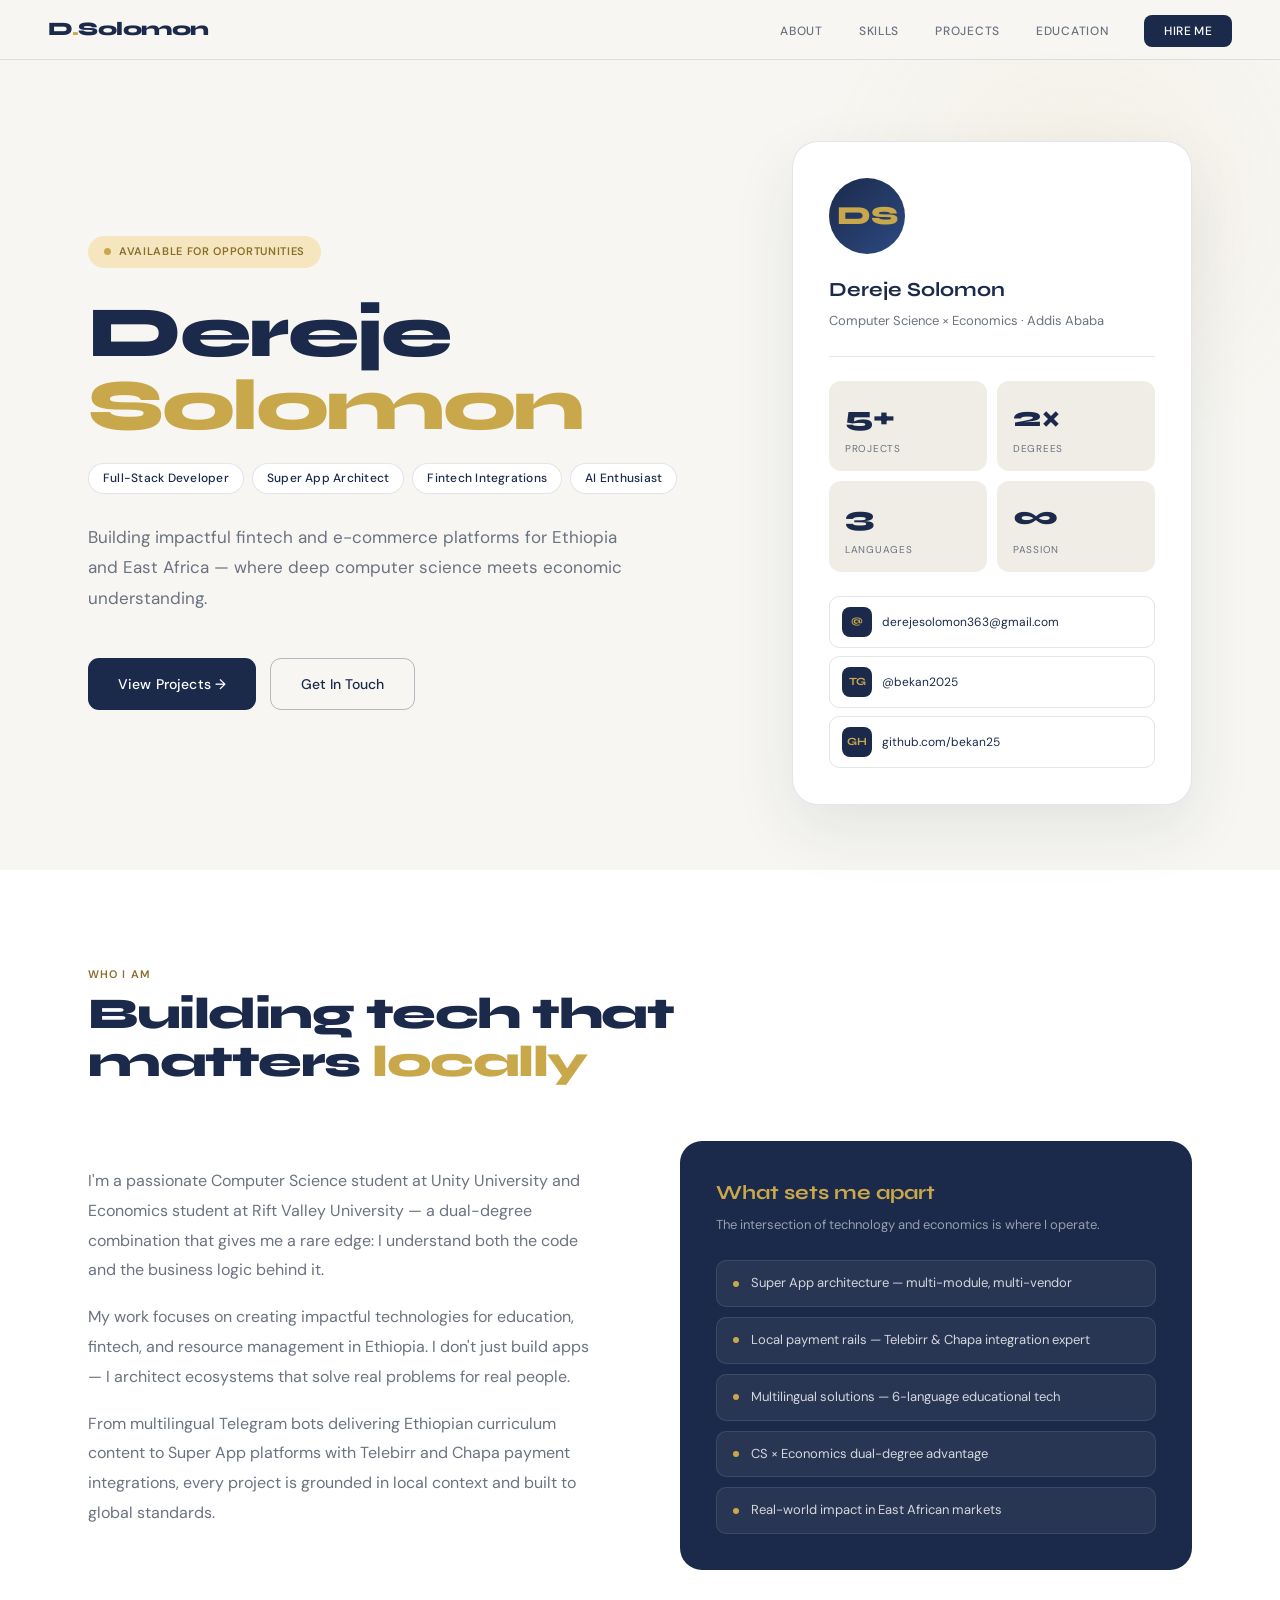
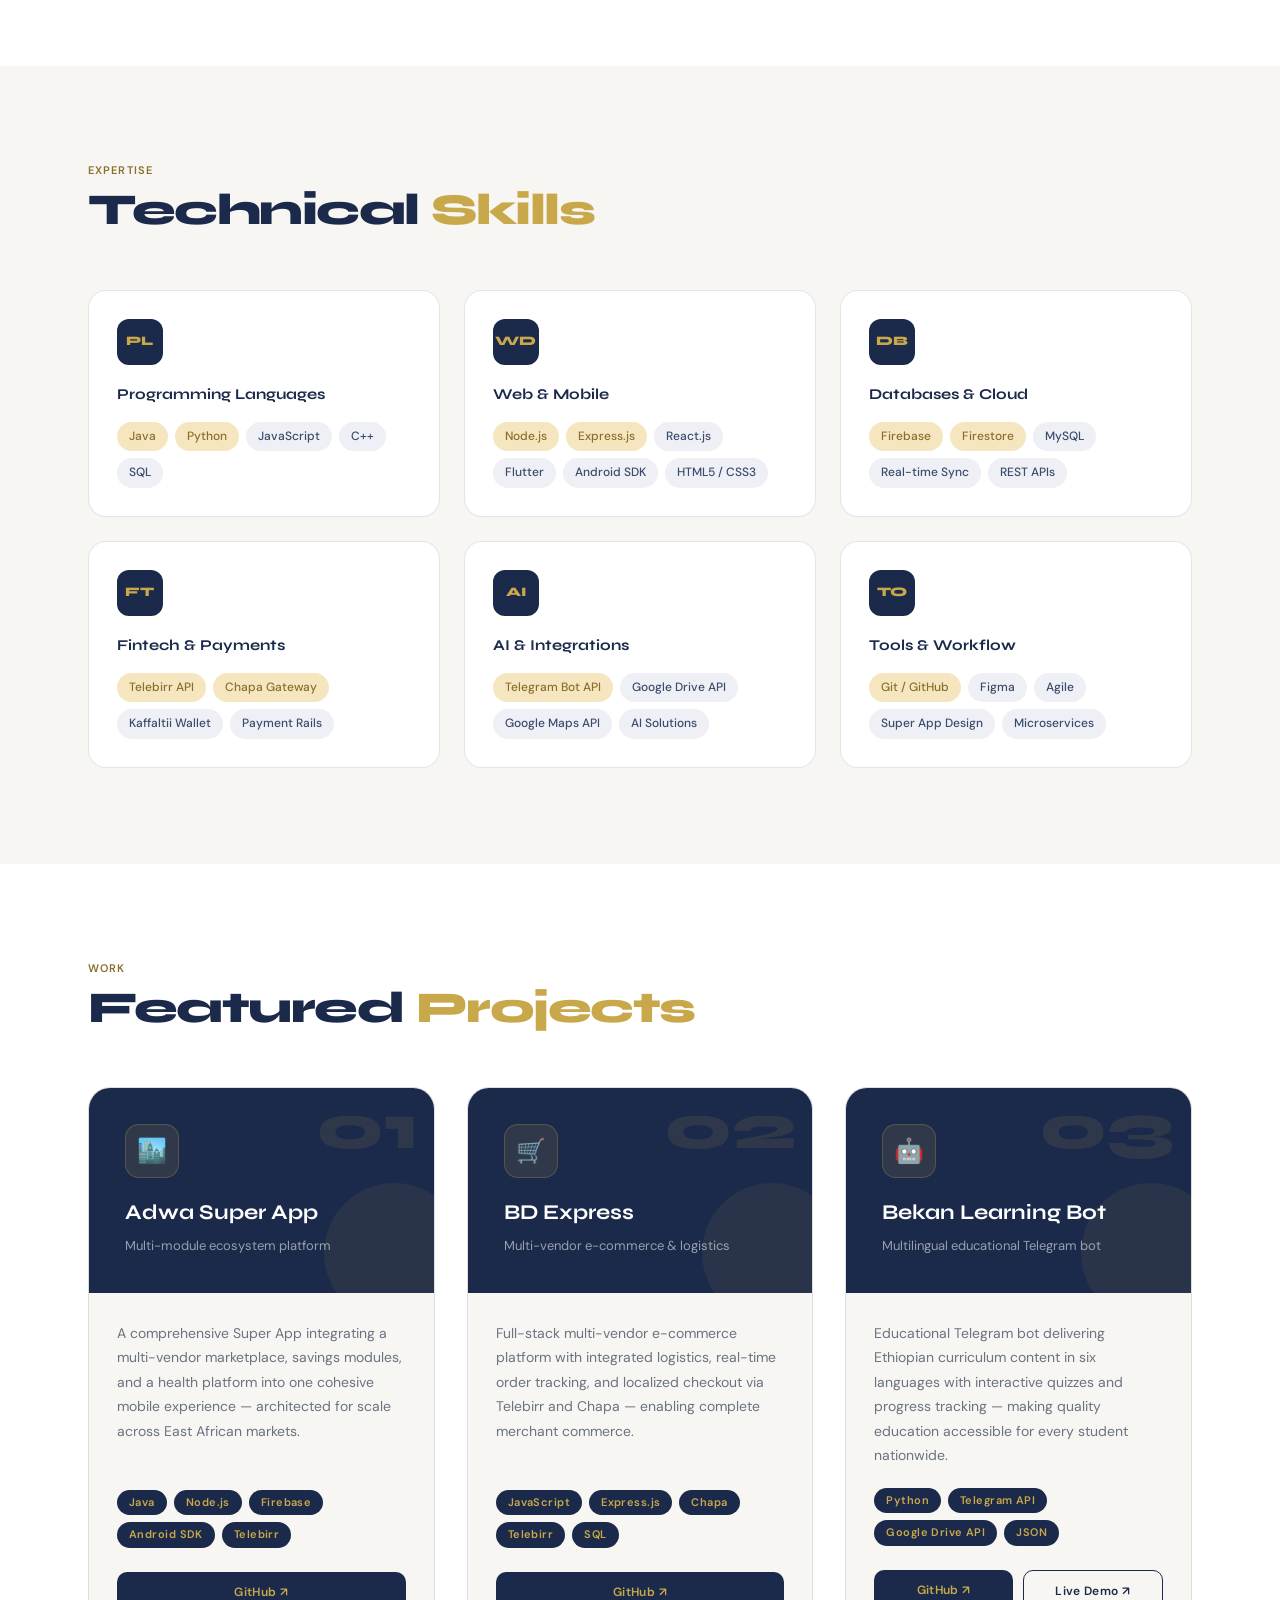
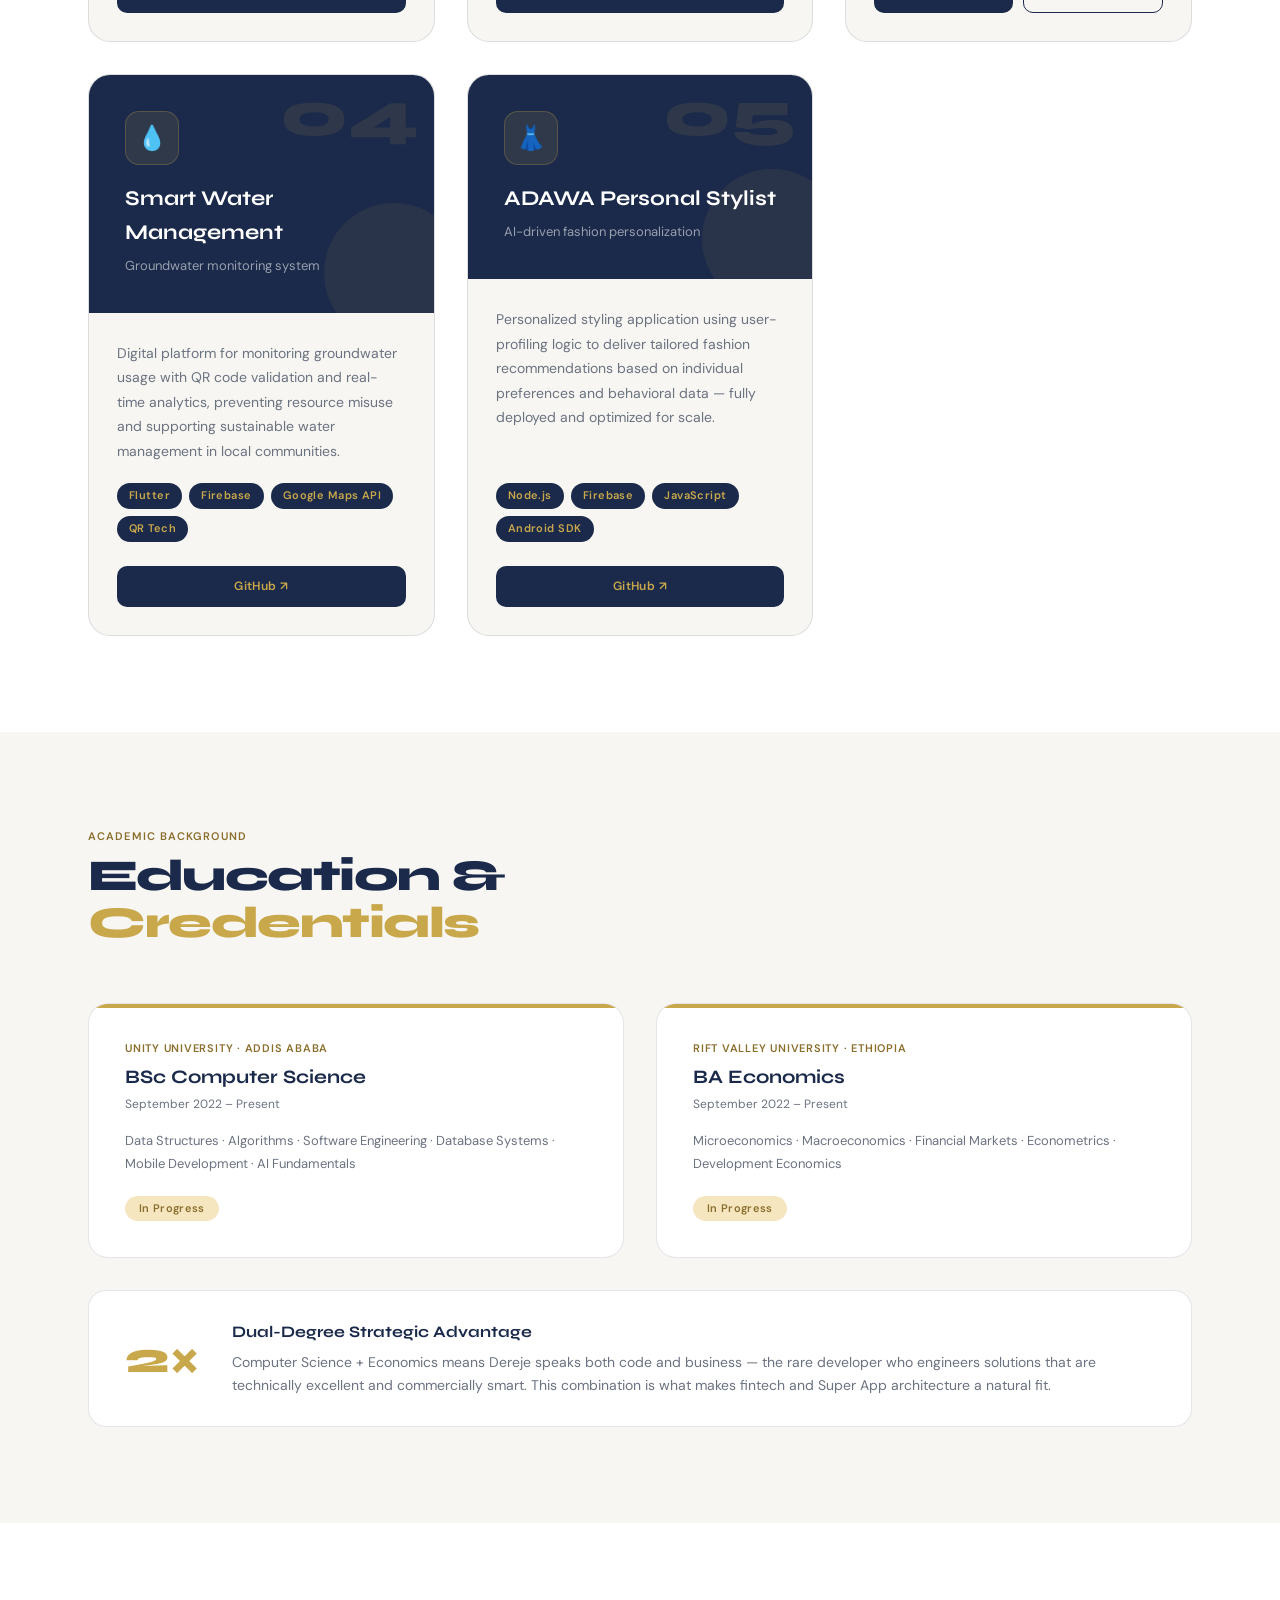
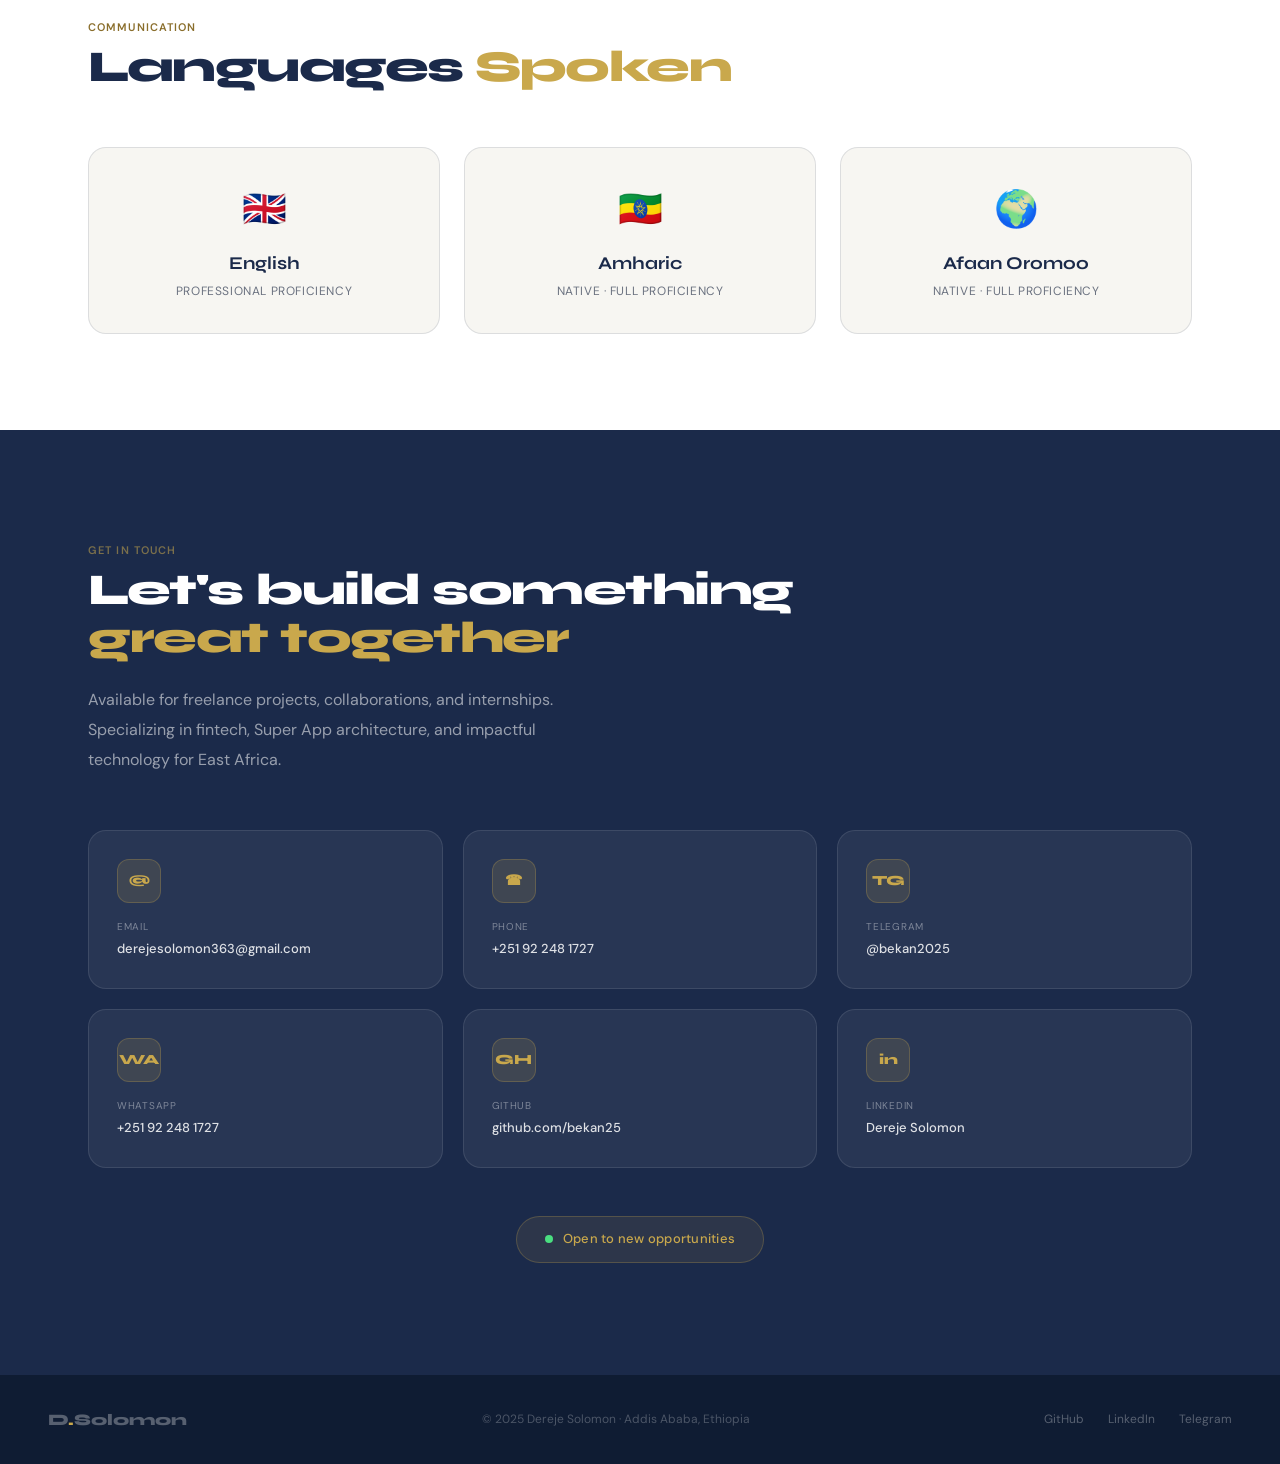
<file: index.html.html>
<!DOCTYPE html>
<html lang="en">
<head>
<meta charset="UTF-8">
<meta name="viewport" content="width=device-width, initial-scale=1.0">
<meta name="description" content="Dereje Solomon — Full-Stack Developer & Super App Architect based in Addis Ababa, Ethiopia. Fintech, e-commerce, and educational technology.">
<meta name="keywords" content="Dereje Solomon, Full-Stack Developer, Ethiopia, Fintech, Super App, Telebirr, Chapa, Android, Node.js, Firebase">
<meta property="og:title" content="Dereje Solomon — Full-Stack Developer">
<meta property="og:description" content="Super App Architect & Fintech Developer based in Addis Ababa, Ethiopia.">
<meta property="og:type" content="website">
<title>Dereje Solomon — Full-Stack Developer & Super App Architect</title>
<link rel="preconnect" href="https://fonts.googleapis.com">
<link rel="preconnect" href="https://fonts.gstatic.com" crossorigin>
<link href="https://fonts.googleapis.com/css2?family=Syne:wght@400;600;700;800&family=DM+Sans:ital,wght@0,300;0,400;0,500;1,400&display=swap" rel="stylesheet">
<style>
  *, *::before, *::after { box-sizing: border-box; margin: 0; padding: 0; }

  :root {
    --navy: #1B2A4A;
    --navy-deep: #0f1c33;
    --navy-mid: #253660;
    --gold: #C9A84C;
    --gold-light: #F5E6C0;
    --gold-dim: #8a6e2c;
    --bg: #F7F6F2;
    --surface: #FFFFFF;
    --surface2: #F0EDE6;
    --text: #1B2A4A;
    --muted: #6B7280;
    --border: rgba(27,42,74,0.12);
    --tag-bg: #EEF0F5;
    --tag-text: #3A4B6B;
  }

  html { scroll-behavior: smooth; }

  body {
    font-family: 'DM Sans', sans-serif;
    background: var(--bg);
    color: var(--text);
    line-height: 1.6;
    overflow-x: hidden;
  }

  /* ── SCROLLBAR ── */
  ::-webkit-scrollbar { width: 6px; }
  ::-webkit-scrollbar-track { background: var(--bg); }
  ::-webkit-scrollbar-thumb { background: var(--gold); border-radius: 3px; }

  /* ── NAV ── */
  nav {
    position: sticky; top: 0; z-index: 100;
    background: rgba(247,246,242,0.92);
    backdrop-filter: blur(14px);
    -webkit-backdrop-filter: blur(14px);
    border-bottom: 1px solid var(--border);
    padding: 0 3rem;
    display: flex; align-items: center; justify-content: space-between;
    height: 60px;
  }
  .nav-logo {
    font-family: 'Syne', sans-serif;
    font-weight: 800; font-size: 19px;
    color: var(--navy); letter-spacing: -0.5px;
    text-decoration: none;
  }
  .nav-logo span { color: var(--gold); }
  .nav-links { display: flex; gap: 2.25rem; list-style: none; }
  .nav-links a {
    font-size: 12px; font-weight: 500;
    color: var(--muted); text-decoration: none;
    letter-spacing: 0.06em; text-transform: uppercase;
    transition: color 0.2s;
  }
  .nav-links a:hover { color: var(--navy); }
  .nav-hire {
    background: var(--navy); color: #fff !important;
    padding: 8px 20px; border-radius: 8px;
    font-size: 12px !important; font-weight: 500 !important;
    text-decoration: none; transition: background 0.2s !important;
    letter-spacing: 0.03em !important;
  }
  .nav-hire:hover { background: var(--navy-mid) !important; color: #fff !important; }
  .hamburger { display: none; flex-direction: column; gap: 5px; cursor: pointer; padding: 4px; }
  .hamburger span { display: block; width: 22px; height: 2px; background: var(--navy); border-radius: 2px; transition: all 0.3s; }

  /* ── HERO ── */
  .hero {
    min-height: 90vh;
    display: grid;
    grid-template-columns: 1fr 400px;
    gap: 5rem;
    align-items: center;
    padding: 5rem 3rem 4rem;
    max-width: 1200px;
    margin: 0 auto;
    position: relative;
  }
  .hero-glow {
    position: fixed; top: -100px; right: -100px;
    width: 600px; height: 600px; border-radius: 50%;
    background: radial-gradient(circle, rgba(201,168,76,0.07) 0%, transparent 65%);
    pointer-events: none; z-index: 0;
  }
  .hero-content { position: relative; z-index: 1; }
  .hero-badge {
    display: inline-flex; align-items: center; gap: 8px;
    background: var(--gold-light); color: var(--gold-dim);
    font-size: 11px; font-weight: 600;
    padding: 7px 16px; border-radius: 100px;
    letter-spacing: 0.06em; text-transform: uppercase;
    margin-bottom: 1.75rem;
    animation: fadeUp 0.7s ease both;
  }
  .badge-dot {
    width: 7px; height: 7px; border-radius: 50%;
    background: var(--gold); animation: pulse 2s infinite;
  }
  .hero h1 {
    font-family: 'Syne', sans-serif;
    font-size: clamp(48px, 6.5vw, 72px);
    font-weight: 800;
    line-height: 1.02;
    letter-spacing: -2.5px;
    color: var(--navy);
    animation: fadeUp 0.7s 0.1s ease both;
  }
  .hero h1 .gold { color: var(--gold); }
  .hero-roles {
    margin-top: 1.25rem;
    display: flex; flex-wrap: wrap; gap: 8px;
    animation: fadeUp 0.7s 0.15s ease both;
  }
  .role-tag {
    background: var(--surface); border: 1px solid var(--border);
    color: var(--navy); font-size: 12px; font-weight: 500;
    padding: 5px 14px; border-radius: 100px;
    letter-spacing: 0.02em;
  }
  .hero-desc {
    margin-top: 1.75rem;
    font-size: 17px; color: var(--muted);
    max-width: 560px; line-height: 1.8;
    animation: fadeUp 0.7s 0.2s ease both;
  }
  .hero-ctas {
    margin-top: 2.75rem;
    display: flex; gap: 14px; flex-wrap: wrap;
    animation: fadeUp 0.7s 0.25s ease both;
  }
  .btn-primary {
    background: var(--navy); color: #fff;
    padding: 14px 30px; border-radius: 11px;
    font-size: 14px; font-weight: 500;
    text-decoration: none; transition: all 0.2s;
    letter-spacing: 0.01em; display: inline-flex; align-items: center; gap: 8px;
  }
  .btn-primary:hover { background: var(--navy-mid); transform: translateY(-2px); box-shadow: 0 10px 30px rgba(27,42,74,0.2); }
  .btn-secondary {
    background: transparent; color: var(--navy);
    padding: 14px 30px; border-radius: 11px;
    border: 1.5px solid rgba(27,42,74,0.3);
    font-size: 14px; font-weight: 500;
    text-decoration: none; transition: all 0.2s; display: inline-flex; align-items: center; gap: 8px;
  }
  .btn-secondary:hover { border-color: var(--navy); background: var(--navy); color: #fff; transform: translateY(-2px); }

  /* ── HERO CARD ── */
  .hero-card {
    background: var(--surface);
    border: 1px solid var(--border);
    border-radius: 26px;
    padding: 2.25rem;
    position: relative; z-index: 1;
    animation: fadeUp 0.7s 0.2s ease both;
    box-shadow: 0 24px 64px rgba(27,42,74,0.09);
  }
  .avatar {
    width: 76px; height: 76px; border-radius: 50%;
    background: linear-gradient(135deg, var(--navy) 0%, #2d4a82 100%);
    display: flex; align-items: center; justify-content: center;
    font-family: 'Syne', sans-serif;
    font-size: 26px; font-weight: 800; color: var(--gold);
    margin-bottom: 1.25rem;
  }
  .hero-card h3 {
    font-family: 'Syne', sans-serif;
    font-size: 20px; font-weight: 700; color: var(--navy);
  }
  .hero-card .sub { font-size: 13px; color: var(--muted); margin-top: 5px; }
  .divider { border: none; border-top: 1px solid var(--border); margin: 1.5rem 0; }
  .stat-row { display: grid; grid-template-columns: 1fr 1fr; gap: 10px; margin-bottom: 1.5rem; }
  .stat-box {
    background: var(--surface2);
    border-radius: 12px; padding: 14px 16px;
  }
  .stat-box .num {
    font-family: 'Syne', sans-serif;
    font-size: 28px; font-weight: 800; color: var(--navy);
  }
  .stat-box .lbl { font-size: 10px; color: var(--muted); text-transform: uppercase; letter-spacing: 0.07em; margin-top: 2px; }
  .contact-links-card { display: flex; flex-direction: column; gap: 8px; }
  .contact-link-item {
    display: flex; align-items: center; gap: 10px;
    font-size: 12px; color: var(--text); text-decoration: none;
    padding: 10px 12px; border-radius: 10px;
    border: 1px solid var(--border); transition: all 0.2s;
  }
  .contact-link-item:hover { border-color: var(--gold); background: var(--gold-light); color: var(--gold-dim); }
  .c-icon {
    width: 30px; height: 30px; border-radius: 8px;
    background: var(--navy); color: var(--gold);
    display: flex; align-items: center; justify-content: center;
    font-size: 11px; font-weight: 700; flex-shrink: 0;
    font-family: 'Syne', sans-serif;
  }

  /* ── SECTIONS WRAPPER ── */
  .container { max-width: 1200px; margin: 0 auto; padding: 0 3rem; }
  section { padding: 6rem 0; }
  .section-label {
    font-size: 11px; font-weight: 600; letter-spacing: 0.1em;
    text-transform: uppercase; color: var(--gold-dim);
    margin-bottom: 0.4rem;
  }
  .section-title {
    font-family: 'Syne', sans-serif;
    font-size: clamp(30px, 4vw, 44px);
    font-weight: 800; color: var(--navy);
    letter-spacing: -1.5px; line-height: 1.08;
    margin-bottom: 3.5rem;
  }
  .section-title .gold { color: var(--gold); }

  /* ── ABOUT ── */
  #about { background: var(--surface); }
  .about-grid { display: grid; grid-template-columns: 1fr 1fr; gap: 5rem; align-items: center; }
  .about-text p { color: var(--muted); font-size: 16px; line-height: 1.85; margin-bottom: 1.1rem; }
  .highlight-box {
    background: var(--navy);
    border-radius: 22px; padding: 2.25rem;
  }
  .highlight-box h4 {
    font-family: 'Syne', sans-serif;
    font-size: 20px; font-weight: 700; color: var(--gold);
    margin-bottom: 0.4rem;
  }
  .highlight-box p { font-size: 13px; color: rgba(255,255,255,0.55); margin-bottom: 1.5rem; }
  .highlight-items { display: flex; flex-direction: column; gap: 10px; }
  .highlight-item {
    background: rgba(255,255,255,0.06);
    border: 1px solid rgba(255,255,255,0.1);
    border-radius: 10px; padding: 12px 16px;
    font-size: 13px; color: rgba(255,255,255,0.8);
    display: flex; align-items: center; gap: 12px;
  }
  .hi-dot { width: 6px; height: 6px; border-radius: 50%; background: var(--gold); flex-shrink: 0; }

  /* ── SKILLS ── */
  #skills { background: var(--bg); }
  .skills-grid { display: grid; grid-template-columns: repeat(auto-fit, minmax(280px, 1fr)); gap: 1.5rem; }
  .skill-card {
    background: var(--surface);
    border: 1px solid var(--border);
    border-radius: 18px; padding: 1.75rem;
    transition: all 0.25s;
  }
  .skill-card:hover { border-color: var(--gold); transform: translateY(-4px); box-shadow: 0 16px 48px rgba(27,42,74,0.08); }
  .skill-icon {
    width: 46px; height: 46px; border-radius: 12px;
    background: var(--navy); color: var(--gold);
    display: flex; align-items: center; justify-content: center;
    font-family: 'Syne', sans-serif; font-weight: 800; font-size: 13px;
    margin-bottom: 1.1rem; letter-spacing: 0.02em;
  }
  .skill-card h4 {
    font-family: 'Syne', sans-serif;
    font-size: 15px; font-weight: 700; color: var(--navy);
    margin-bottom: 1rem;
  }
  .tags { display: flex; flex-wrap: wrap; gap: 7px; }
  .tag {
    background: var(--tag-bg); color: var(--tag-text);
    font-size: 12px; font-weight: 500;
    padding: 5px 12px; border-radius: 100px;
  }
  .tag.gold { background: var(--gold-light); color: var(--gold-dim); }

  /* ── PROJECTS ── */
  #projects { background: var(--surface); }
  .projects-grid { display: grid; grid-template-columns: repeat(auto-fit, minmax(340px, 1fr)); gap: 2rem; }
  .project-card {
    background: var(--bg);
    border: 1px solid var(--border);
    border-radius: 22px; overflow: hidden;
    transition: all 0.25s; display: flex; flex-direction: column;
  }
  .project-card:hover { border-color: var(--gold); transform: translateY(-5px); box-shadow: 0 24px 64px rgba(27,42,74,0.1); }
  .project-top {
    background: var(--navy);
    padding: 2.25rem; position: relative; overflow: hidden;
  }
  .project-top::after {
    content: '';
    position: absolute; bottom: -30px; right: -30px;
    width: 140px; height: 140px; border-radius: 50%;
    background: rgba(201,168,76,0.08);
  }
  .project-num {
    font-family: 'Syne', sans-serif;
    font-size: 64px; font-weight: 800;
    color: rgba(201,168,76,0.12); line-height: 1;
    position: absolute; top: 8px; right: 16px;
    pointer-events: none;
  }
  .project-icon {
    width: 54px; height: 54px; border-radius: 14px;
    background: rgba(201,168,76,0.12);
    border: 1px solid rgba(201,168,76,0.25);
    display: flex; align-items: center; justify-content: center;
    font-size: 24px; margin-bottom: 1.1rem;
  }
  .project-top h3 {
    font-family: 'Syne', sans-serif;
    font-size: 21px; font-weight: 700; color: #fff;
    margin-bottom: 0.4rem; position: relative; z-index: 1;
  }
  .project-top p { font-size: 13px; color: rgba(255,255,255,0.55); position: relative; z-index: 1; }
  .project-body { padding: 1.75rem; flex: 1; display: flex; flex-direction: column; }
  .project-desc { font-size: 14px; color: var(--muted); line-height: 1.75; margin-bottom: 1.25rem; flex: 1; }
  .tech-stack { display: flex; flex-wrap: wrap; gap: 7px; margin-bottom: 1.5rem; }
  .tech {
    font-size: 11px; font-weight: 600; letter-spacing: 0.04em;
    background: var(--navy); color: var(--gold);
    padding: 4px 12px; border-radius: 100px;
  }
  .project-links { display: flex; gap: 10px; }
  .proj-btn {
    flex: 1; text-align: center;
    padding: 11px; border-radius: 10px;
    font-size: 12px; font-weight: 600; letter-spacing: 0.03em;
    text-decoration: none; transition: all 0.2s;
  }
  .proj-btn.dark { background: var(--navy); color: var(--gold); }
  .proj-btn.dark:hover { background: var(--navy-mid); }
  .proj-btn.outline { border: 1.5px solid var(--navy); color: var(--navy); }
  .proj-btn.outline:hover { background: var(--navy); color: #fff; }

  /* ── EDUCATION ── */
  #education { background: var(--bg); }
  .edu-grid { display: grid; grid-template-columns: 1fr 1fr; gap: 2rem; margin-bottom: 2rem; }
  .edu-card {
    background: var(--surface);
    border: 1px solid var(--border);
    border-radius: 20px; padding: 2.25rem;
    position: relative; overflow: hidden;
    transition: border-color 0.25s;
  }
  .edu-card:hover { border-color: var(--gold); }
  .edu-card::before {
    content: '';
    position: absolute; top: 0; left: 0; right: 0;
    height: 4px; background: var(--gold);
    border-radius: 20px 20px 0 0;
  }
  .edu-univ { font-size: 11px; font-weight: 600; letter-spacing: 0.07em; text-transform: uppercase; color: var(--gold-dim); margin-bottom: 0.5rem; }
  .edu-degree { font-family: 'Syne', sans-serif; font-size: 19px; font-weight: 700; color: var(--navy); line-height: 1.3; margin-bottom: 0.3rem; }
  .edu-date { font-size: 12px; color: var(--muted); margin-bottom: 1rem; }
  .edu-courses { font-size: 13px; color: var(--muted); line-height: 1.75; }
  .edu-badge { display: inline-block; background: var(--gold-light); color: var(--gold-dim); font-size: 11px; font-weight: 600; padding: 4px 14px; border-radius: 100px; margin-top: 1.25rem; letter-spacing: 0.03em; }
  .advantage-box {
    background: var(--surface); border: 1px solid var(--border);
    border-radius: 18px; padding: 1.75rem 2.25rem;
    display: flex; align-items: center; gap: 2rem;
  }
  .adv-num { font-family: 'Syne', sans-serif; font-size: 44px; font-weight: 800; color: var(--gold); flex-shrink: 0; }
  .adv-title { font-family: 'Syne', sans-serif; font-weight: 700; font-size: 16px; color: var(--navy); margin-bottom: 6px; }
  .adv-desc { font-size: 14px; color: var(--muted); line-height: 1.7; }

  /* ── LANGUAGES ── */
  #languages { background: var(--surface); }
  .lang-grid { display: grid; grid-template-columns: repeat(3, 1fr); gap: 1.5rem; }
  .lang-card {
    background: var(--bg); border: 1px solid var(--border);
    border-radius: 18px; padding: 2rem;
    text-align: center; transition: all 0.25s;
  }
  .lang-card:hover { border-color: var(--gold); transform: translateY(-3px); }
  .lang-flag { font-size: 36px; margin-bottom: 0.75rem; }
  .lang-name { font-family: 'Syne', sans-serif; font-size: 18px; font-weight: 700; color: var(--navy); margin-bottom: 4px; }
  .lang-level { font-size: 12px; color: var(--muted); text-transform: uppercase; letter-spacing: 0.05em; }

  /* ── CONTACT ── */
  #contact { background: var(--navy); padding: 7rem 0; }
  #contact .section-label { color: rgba(201,168,76,0.55); }
  #contact .section-title { color: #fff; }
  .contact-desc { color: rgba(255,255,255,0.55); font-size: 16px; max-width: 520px; margin: -2rem 0 3.5rem; line-height: 1.85; }
  .contact-grid { display: grid; grid-template-columns: repeat(3, 1fr); gap: 1.25rem; margin-bottom: 3rem; }
  .contact-card {
    background: rgba(255,255,255,0.06);
    border: 1px solid rgba(255,255,255,0.1);
    border-radius: 18px; padding: 1.75rem;
    text-decoration: none; transition: all 0.2s;
    display: flex; flex-direction: column; align-items: flex-start; gap: 0;
  }
  .contact-card:hover { background: rgba(201,168,76,0.12); border-color: rgba(201,168,76,0.4); transform: translateY(-3px); }
  .cc-icon {
    width: 44px; height: 44px; border-radius: 12px;
    background: rgba(201,168,76,0.15); border: 1px solid rgba(201,168,76,0.25);
    display: flex; align-items: center; justify-content: center;
    font-family: 'Syne', sans-serif; font-weight: 800; font-size: 14px; color: var(--gold);
    margin-bottom: 1rem;
  }
  .cc-label { font-size: 10px; color: rgba(255,255,255,0.4); text-transform: uppercase; letter-spacing: 0.07em; margin-bottom: 4px; }
  .cc-val { font-size: 13px; color: rgba(255,255,255,0.85); font-weight: 500; word-break: break-all; }
  .availability-row { display: flex; justify-content: center; }
  .availability {
    display: inline-flex; align-items: center; gap: 10px;
    background: rgba(201,168,76,0.1); border: 1px solid rgba(201,168,76,0.25);
    color: var(--gold); border-radius: 100px;
    padding: 12px 28px; font-size: 13px; font-weight: 500; letter-spacing: 0.02em;
  }
  .avail-dot { width: 8px; height: 8px; border-radius: 50%; background: #4ade80; animation: pulse 2s infinite; }

  /* ── FOOTER ── */
  footer {
    background: var(--navy-deep);
    padding: 2rem 3rem;
    display: flex; align-items: center; justify-content: space-between;
    flex-wrap: wrap; gap: 1rem;
  }
  .footer-logo { font-family: 'Syne', sans-serif; font-weight: 800; font-size: 16px; color: rgba(255,255,255,0.3); text-decoration: none; }
  .footer-logo span { color: var(--gold); }
  .footer-copy { font-size: 12px; color: rgba(255,255,255,0.25); }
  .footer-links { display: flex; gap: 1.5rem; }
  .footer-links a { font-size: 12px; color: rgba(255,255,255,0.3); text-decoration: none; transition: color 0.2s; }
  .footer-links a:hover { color: var(--gold); }

  /* ── ANIMATIONS ── */
  @keyframes fadeUp {
    from { opacity: 0; transform: translateY(24px); }
    to   { opacity: 1; transform: translateY(0); }
  }
  @keyframes pulse {
    0%, 100% { opacity: 1; transform: scale(1); }
    50%       { opacity: 0.5; transform: scale(0.85); }
  }

  .reveal {
    opacity: 0; transform: translateY(30px);
    transition: opacity 0.7s ease, transform 0.7s ease;
  }
  .reveal.visible { opacity: 1; transform: translateY(0); }

  /* ── RESPONSIVE ── */
  @media (max-width: 900px) {
    .hero { grid-template-columns: 1fr; padding: 3.5rem 1.5rem; min-height: unset; }
    .hero-card { display: none; }
    .about-grid, .edu-grid { grid-template-columns: 1fr; gap: 2.5rem; }
    .lang-grid, .contact-grid { grid-template-columns: 1fr 1fr; }
    nav { padding: 0 1.5rem; }
    .nav-links { display: none; }
    .nav-links.open { display: flex; flex-direction: column; position: absolute; top: 60px; left: 0; right: 0; background: var(--surface); border-bottom: 1px solid var(--border); padding: 1.5rem; gap: 1.25rem; z-index: 200; }
    .hamburger { display: flex; }
    .container { padding: 0 1.5rem; }
    section { padding: 4rem 0; }
    .footer-links { display: none; }
    footer { justify-content: center; text-align: center; }
  }
  @media (max-width: 560px) {
    .lang-grid, .contact-grid { grid-template-columns: 1fr; }
    .hero h1 { letter-spacing: -1.5px; }
    .advantage-box { flex-direction: column; gap: 0.75rem; text-align: center; }
    .projects-grid { grid-template-columns: 1fr; }
  }
</style>
</head>
<body>

<div class="hero-glow"></div>

<!-- NAV -->
<nav id="navbar">
  <a href="#home" class="nav-logo">D<span>.</span>Solomon</a>
  <ul class="nav-links" id="navLinks">
    <li><a href="#about">About</a></li>
    <li><a href="#skills">Skills</a></li>
    <li><a href="#projects">Projects</a></li>
    <li><a href="#education">Education</a></li>
    <li><a href="#contact" class="nav-hire">Hire Me</a></li>
  </ul>
  <div class="hamburger" id="hamburger" onclick="toggleNav()" aria-label="Menu">
    <span></span><span></span><span></span>
  </div>
</nav>

<!-- HERO -->
<div id="home" style="background: var(--bg);">
  <div class="hero">
    <div class="hero-content">
      <div class="hero-badge"><div class="badge-dot"></div>Available for Opportunities</div>
      <h1>Dereje<br><span class="gold">Solomon</span></h1>
      <div class="hero-roles">
        <span class="role-tag">Full-Stack Developer</span>
        <span class="role-tag">Super App Architect</span>
        <span class="role-tag">Fintech Integrations</span>
        <span class="role-tag">AI Enthusiast</span>
      </div>
      <p class="hero-desc">Building impactful fintech and e-commerce platforms for Ethiopia and East Africa — where deep computer science meets economic understanding.</p>
      <div class="hero-ctas">
        <a href="#projects" class="btn-primary">View Projects →</a>
        <a href="#contact" class="btn-secondary">Get In Touch</a>
      </div>
    </div>

    <div class="hero-card">
      <div class="avatar">DS</div>
      <h3>Dereje Solomon</h3>
      <p class="sub">Computer Science × Economics · Addis Ababa</p>
      <hr class="divider">
      <div class="stat-row">
        <div class="stat-box"><div class="num">5+</div><div class="lbl">Projects</div></div>
        <div class="stat-box"><div class="num">2×</div><div class="lbl">Degrees</div></div>
        <div class="stat-box"><div class="num">3</div><div class="lbl">Languages</div></div>
        <div class="stat-box"><div class="num">∞</div><div class="lbl">Passion</div></div>
      </div>
      <div class="contact-links-card">
        <a href="mailto:derejesolomon363@gmail.com" class="contact-link-item">
          <div class="c-icon">@</div>derejesolomon363@gmail.com
        </a>
        <a href="https://t.me/bekan2025" class="contact-link-item" target="_blank" rel="noopener">
          <div class="c-icon">TG</div>@bekan2025
        </a>
        <a href="https://github.com/bekan25" class="contact-link-item" target="_blank" rel="noopener">
          <div class="c-icon">GH</div>github.com/bekan25
        </a>
      </div>
    </div>
  </div>
</div>

<!-- ABOUT -->
<section id="about">
  <div class="container">
    <div class="section-label">Who I Am</div>
    <div class="section-title">Building tech that<br>matters <span class="gold">locally</span></div>
    <div class="about-grid reveal">
      <div class="about-text">
        <p>I'm a passionate Computer Science student at Unity University and Economics student at Rift Valley University — a dual-degree combination that gives me a rare edge: I understand both the code and the business logic behind it.</p>
        <p>My work focuses on creating impactful technologies for education, fintech, and resource management in Ethiopia. I don't just build apps — I architect ecosystems that solve real problems for real people.</p>
        <p>From multilingual Telegram bots delivering Ethiopian curriculum content to Super App platforms with Telebirr and Chapa payment integrations, every project is grounded in local context and built to global standards.</p>
      </div>
      <div class="highlight-box">
        <h4>What sets me apart</h4>
        <p>The intersection of technology and economics is where I operate.</p>
        <div class="highlight-items">
          <div class="highlight-item"><div class="hi-dot"></div>Super App architecture — multi-module, multi-vendor</div>
          <div class="highlight-item"><div class="hi-dot"></div>Local payment rails — Telebirr & Chapa integration expert</div>
          <div class="highlight-item"><div class="hi-dot"></div>Multilingual solutions — 6-language educational tech</div>
          <div class="highlight-item"><div class="hi-dot"></div>CS × Economics dual-degree advantage</div>
          <div class="highlight-item"><div class="hi-dot"></div>Real-world impact in East African markets</div>
        </div>
      </div>
    </div>
  </div>
</section>

<!-- SKILLS -->
<section id="skills">
  <div class="container">
    <div class="section-label">Expertise</div>
    <div class="section-title">Technical <span class="gold">Skills</span></div>
    <div class="skills-grid">
      <div class="skill-card reveal">
        <div class="skill-icon">PL</div>
        <h4>Programming Languages</h4>
        <div class="tags">
          <span class="tag gold">Java</span>
          <span class="tag gold">Python</span>
          <span class="tag">JavaScript</span>
          <span class="tag">C++</span>
          <span class="tag">SQL</span>
        </div>
      </div>
      <div class="skill-card reveal">
        <div class="skill-icon">WD</div>
        <h4>Web & Mobile</h4>
        <div class="tags">
          <span class="tag gold">Node.js</span>
          <span class="tag gold">Express.js</span>
          <span class="tag">React.js</span>
          <span class="tag">Flutter</span>
          <span class="tag">Android SDK</span>
          <span class="tag">HTML5 / CSS3</span>
        </div>
      </div>
      <div class="skill-card reveal">
        <div class="skill-icon">DB</div>
        <h4>Databases & Cloud</h4>
        <div class="tags">
          <span class="tag gold">Firebase</span>
          <span class="tag gold">Firestore</span>
          <span class="tag">MySQL</span>
          <span class="tag">Real-time Sync</span>
          <span class="tag">REST APIs</span>
        </div>
      </div>
      <div class="skill-card reveal">
        <div class="skill-icon">FT</div>
        <h4>Fintech & Payments</h4>
        <div class="tags">
          <span class="tag gold">Telebirr API</span>
          <span class="tag gold">Chapa Gateway</span>
          <span class="tag">Kaffaltii Wallet</span>
          <span class="tag">Payment Rails</span>
        </div>
      </div>
      <div class="skill-card reveal">
        <div class="skill-icon">AI</div>
        <h4>AI & Integrations</h4>
        <div class="tags">
          <span class="tag gold">Telegram Bot API</span>
          <span class="tag">Google Drive API</span>
          <span class="tag">Google Maps API</span>
          <span class="tag">AI Solutions</span>
        </div>
      </div>
      <div class="skill-card reveal">
        <div class="skill-icon">TO</div>
        <h4>Tools & Workflow</h4>
        <div class="tags">
          <span class="tag gold">Git / GitHub</span>
          <span class="tag">Figma</span>
          <span class="tag">Agile</span>
          <span class="tag">Super App Design</span>
          <span class="tag">Microservices</span>
        </div>
      </div>
    </div>
  </div>
</section>

<!-- PROJECTS -->
<section id="projects">
  <div class="container">
    <div class="section-label">Work</div>
    <div class="section-title">Featured <span class="gold">Projects</span></div>
    <div class="projects-grid">

      <div class="project-card reveal">
        <div class="project-top">
          <div class="project-num">01</div>
          <div class="project-icon">🏙️</div>
          <h3>Adwa Super App</h3>
          <p>Multi-module ecosystem platform</p>
        </div>
        <div class="project-body">
          <p class="project-desc">A comprehensive Super App integrating a multi-vendor marketplace, savings modules, and a health platform into one cohesive mobile experience — architected for scale across East African markets.</p>
          <div class="tech-stack">
            <span class="tech">Java</span><span class="tech">Node.js</span>
            <span class="tech">Firebase</span><span class="tech">Android SDK</span><span class="tech">Telebirr</span>
          </div>
          <div class="project-links">
            <a href="https://github.com/bekan25" target="_blank" rel="noopener" class="proj-btn dark">GitHub ↗</a>
          </div>
        </div>
      </div>

      <div class="project-card reveal">
        <div class="project-top">
          <div class="project-num">02</div>
          <div class="project-icon">🛒</div>
          <h3>BD Express</h3>
          <p>Multi-vendor e-commerce & logistics</p>
        </div>
        <div class="project-body">
          <p class="project-desc">Full-stack multi-vendor e-commerce platform with integrated logistics, real-time order tracking, and localized checkout via Telebirr and Chapa — enabling complete merchant commerce.</p>
          <div class="tech-stack">
            <span class="tech">JavaScript</span><span class="tech">Express.js</span>
            <span class="tech">Chapa</span><span class="tech">Telebirr</span><span class="tech">SQL</span>
          </div>
          <div class="project-links">
            <a href="https://github.com/bekan25" target="_blank" rel="noopener" class="proj-btn dark">GitHub ↗</a>
          </div>
        </div>
      </div>

      <div class="project-card reveal">
        <div class="project-top">
          <div class="project-num">03</div>
          <div class="project-icon">🤖</div>
          <h3>Bekan Learning Bot</h3>
          <p>Multilingual educational Telegram bot</p>
        </div>
        <div class="project-body">
          <p class="project-desc">Educational Telegram bot delivering Ethiopian curriculum content in six languages with interactive quizzes and progress tracking — making quality education accessible for every student nationwide.</p>
          <div class="tech-stack">
            <span class="tech">Python</span><span class="tech">Telegram API</span>
            <span class="tech">Google Drive API</span><span class="tech">JSON</span>
          </div>
          <div class="project-links">
            <a href="https://github.com/bekan2025/bekan-learning-bot" target="_blank" rel="noopener" class="proj-btn dark">GitHub ↗</a>
            <a href="https://t.me/BekanLearningBot" target="_blank" rel="noopener" class="proj-btn outline">Live Demo ↗</a>
          </div>
        </div>
      </div>

      <div class="project-card reveal">
        <div class="project-top">
          <div class="project-num">04</div>
          <div class="project-icon">💧</div>
          <h3>Smart Water Management</h3>
          <p>Groundwater monitoring system</p>
        </div>
        <div class="project-body">
          <p class="project-desc">Digital platform for monitoring groundwater usage with QR code validation and real-time analytics, preventing resource misuse and supporting sustainable water management in local communities.</p>
          <div class="tech-stack">
            <span class="tech">Flutter</span><span class="tech">Firebase</span>
            <span class="tech">Google Maps API</span><span class="tech">QR Tech</span>
          </div>
          <div class="project-links">
            <a href="https://github.com/bekan2025/smart-water-system" target="_blank" rel="noopener" class="proj-btn dark">GitHub ↗</a>
          </div>
        </div>
      </div>

      <div class="project-card reveal">
        <div class="project-top">
          <div class="project-num">05</div>
          <div class="project-icon">👗</div>
          <h3>ADAWA Personal Stylist</h3>
          <p>AI-driven fashion personalization</p>
        </div>
        <div class="project-body">
          <p class="project-desc">Personalized styling application using user-profiling logic to deliver tailored fashion recommendations based on individual preferences and behavioral data — fully deployed and optimized for scale.</p>
          <div class="tech-stack">
            <span class="tech">Node.js</span><span class="tech">Firebase</span>
            <span class="tech">JavaScript</span><span class="tech">Android SDK</span>
          </div>
          <div class="project-links">
            <a href="https://github.com/bekan25" target="_blank" rel="noopener" class="proj-btn dark">GitHub ↗</a>
          </div>
        </div>
      </div>

    </div>
  </div>
</section>

<!-- EDUCATION -->
<section id="education">
  <div class="container">
    <div class="section-label">Academic Background</div>
    <div class="section-title">Education &<br><span class="gold">Credentials</span></div>
    <div class="edu-grid reveal">
      <div class="edu-card">
        <div class="edu-univ">Unity University · Addis Ababa</div>
        <div class="edu-degree">BSc Computer Science</div>
        <div class="edu-date">September 2022 – Present</div>
        <div class="edu-courses">Data Structures · Algorithms · Software Engineering · Database Systems · Mobile Development · AI Fundamentals</div>
        <div class="edu-badge">In Progress</div>
      </div>
      <div class="edu-card">
        <div class="edu-univ">Rift Valley University · Ethiopia</div>
        <div class="edu-degree">BA Economics</div>
        <div class="edu-date">September 2022 – Present</div>
        <div class="edu-courses">Microeconomics · Macroeconomics · Financial Markets · Econometrics · Development Economics</div>
        <div class="edu-badge">In Progress</div>
      </div>
    </div>
    <div class="advantage-box reveal">
      <div class="adv-num">2×</div>
      <div>
        <div class="adv-title">Dual-Degree Strategic Advantage</div>
        <div class="adv-desc">Computer Science + Economics means Dereje speaks both code and business — the rare developer who engineers solutions that are technically excellent and commercially smart. This combination is what makes fintech and Super App architecture a natural fit.</div>
      </div>
    </div>
  </div>
</section>

<!-- LANGUAGES -->
<section id="languages">
  <div class="container">
    <div class="section-label">Communication</div>
    <div class="section-title">Languages <span class="gold">Spoken</span></div>
    <div class="lang-grid reveal">
      <div class="lang-card">
        <div class="lang-flag">🇬🇧</div>
        <div class="lang-name">English</div>
        <div class="lang-level">Professional Proficiency</div>
      </div>
      <div class="lang-card">
        <div class="lang-flag">🇪🇹</div>
        <div class="lang-name">Amharic</div>
        <div class="lang-level">Native · Full Proficiency</div>
      </div>
      <div class="lang-card">
        <div class="lang-flag">🌍</div>
        <div class="lang-name">Afaan Oromoo</div>
        <div class="lang-level">Native · Full Proficiency</div>
      </div>
    </div>
  </div>
</section>

<!-- CONTACT -->
<section id="contact">
  <div class="container">
    <div class="section-label">Get In Touch</div>
    <div class="section-title">Let's build something<br><span class="gold">great together</span></div>
    <p class="contact-desc">Available for freelance projects, collaborations, and internships. Specializing in fintech, Super App architecture, and impactful technology for East Africa.</p>
    <div class="contact-grid reveal">
      <a href="mailto:derejesolomon363@gmail.com" class="contact-card">
        <div class="cc-icon">@</div>
        <div class="cc-label">Email</div>
        <div class="cc-val">derejesolomon363@gmail.com</div>
      </a>
      <a href="tel:+251922481727" class="contact-card">
        <div class="cc-icon">☎</div>
        <div class="cc-label">Phone</div>
        <div class="cc-val">+251 92 248 1727</div>
      </a>
      <a href="https://t.me/bekan2025" target="_blank" rel="noopener" class="contact-card">
        <div class="cc-icon">TG</div>
        <div class="cc-label">Telegram</div>
        <div class="cc-val">@bekan2025</div>
      </a>
      <a href="https://wa.me/251922481727" target="_blank" rel="noopener" class="contact-card">
        <div class="cc-icon">WA</div>
        <div class="cc-label">WhatsApp</div>
        <div class="cc-val">+251 92 248 1727</div>
      </a>
      <a href="https://github.com/bekan25" target="_blank" rel="noopener" class="contact-card">
        <div class="cc-icon">GH</div>
        <div class="cc-label">GitHub</div>
        <div class="cc-val">github.com/bekan25</div>
      </a>
      <a href="https://www.linkedin.com/in/dereje-solomon-9a6230370" target="_blank" rel="noopener" class="contact-card">
        <div class="cc-icon">in</div>
        <div class="cc-label">LinkedIn</div>
        <div class="cc-val">Dereje Solomon</div>
      </a>
    </div>
    <div class="availability-row">
      <div class="availability"><div class="avail-dot"></div>Open to new opportunities</div>
    </div>
  </div>
</section>

<!-- FOOTER -->
<footer>
  <a href="#home" class="footer-logo">D<span>.</span>Solomon</a>
  <span class="footer-copy">© 2025 Dereje Solomon · Addis Ababa, Ethiopia</span>
  <div class="footer-links">
    <a href="https://github.com/bekan25" target="_blank" rel="noopener">GitHub</a>
    <a href="https://www.linkedin.com/in/dereje-solomon-9a6230370" target="_blank" rel="noopener">LinkedIn</a>
    <a href="https://t.me/bekan2025" target="_blank" rel="noopener">Telegram</a>
  </div>
</footer>

<script>
  function toggleNav() {
    document.getElementById('navLinks').classList.toggle('open');
  }
  document.addEventListener('click', function(e) {
    var nav = document.getElementById('navLinks');
    var ham = document.getElementById('hamburger');
    if (!nav.contains(e.target) && !ham.contains(e.target)) {
      nav.classList.remove('open');
    }
  });
  var observer = new IntersectionObserver(function(entries) {
    entries.forEach(function(e) {
      if (e.isIntersecting) { e.target.classList.add('visible'); }
    });
  }, { threshold: 0.1 });
  document.querySelectorAll('.reveal').forEach(function(el) { observer.observe(el); });
</script>
</body>
</html>
</file>
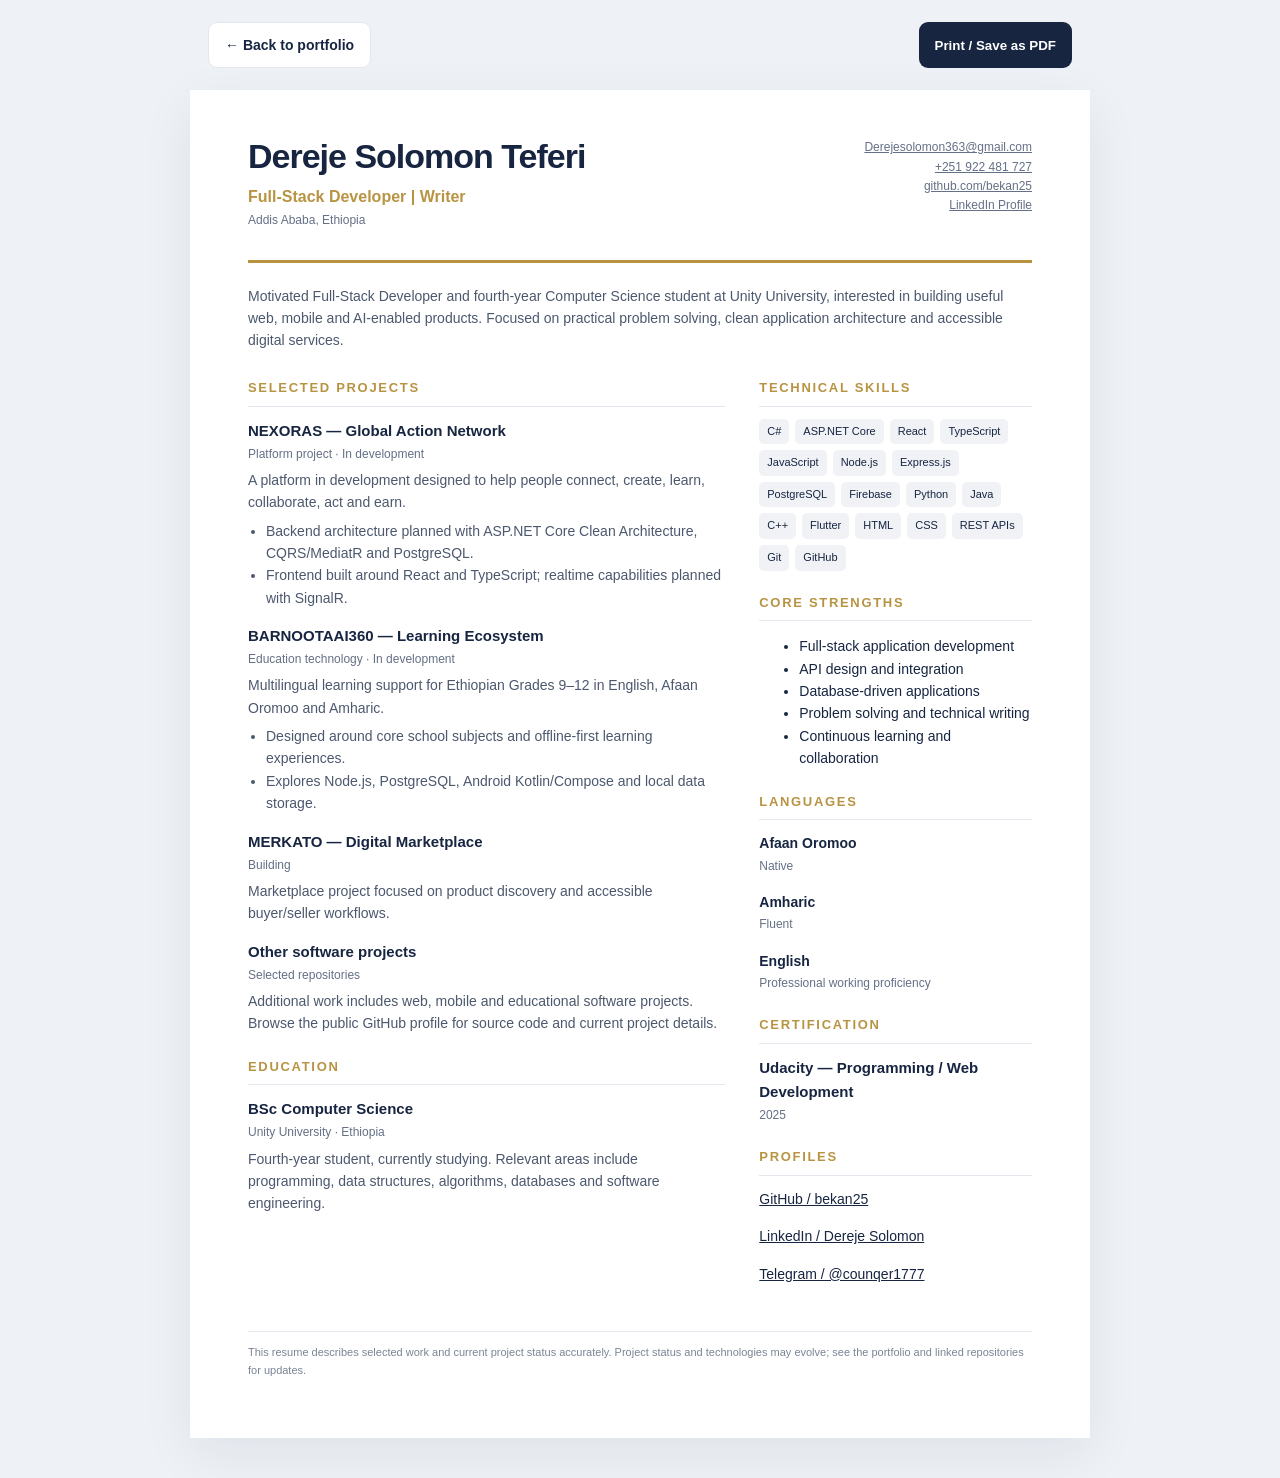
<file: resume.html>
<!doctype html>
<html lang="en">
<head>
<meta charset="utf-8"><meta name="viewport" content="width=device-width,initial-scale=1">
<meta name="description" content="Resume of Dereje Solomon Teferi, Full-Stack Developer and Computer Science student in Ethiopia.">
<title>Dereje Solomon Teferi — Resume</title>
<style>
:root{--ink:#172541;--gold:#b89442;--muted:#657086;--line:#e3e7ee;--paper:#fff}*{box-sizing:border-box}body{margin:0;background:#eef1f5;color:var(--ink);font:14px/1.6 Arial,sans-serif}.toolbar{max-width:900px;margin:22px auto;display:flex;justify-content:space-between;gap:12px;padding:0 18px}.toolbar a,.toolbar button{border:0;border-radius:9px;padding:11px 16px;background:var(--ink);color:white;text-decoration:none;font-weight:700;cursor:pointer}.toolbar a{background:white;color:var(--ink);border:1px solid var(--line)}main{max-width:900px;margin:0 auto 40px;background:var(--paper);padding:48px 58px;box-shadow:0 16px 50px #17254112}.header{display:flex;justify-content:space-between;gap:24px;align-items:flex-start;border-bottom:3px solid var(--gold);padding-bottom:24px}.name{font-size:34px;line-height:1.1;margin:0 0 8px;letter-spacing:-1px}.role{font-size:16px;font-weight:700;color:var(--gold)}.contact{text-align:right;font-size:12px;color:var(--muted)}a{color:inherit}.summary{font-size:14px;color:#4c586d;margin:22px 0 26px}.cols{display:grid;grid-template-columns:1.4fr .8fr;gap:34px}.section{margin:0 0 22px}.section h2{font-size:13px;letter-spacing:.13em;text-transform:uppercase;border-bottom:1px solid var(--line);padding-bottom:7px;margin:0 0 12px;color:var(--gold)}.item{margin:0 0 15px}.item h3{font-size:15px;margin:0}.meta{font-size:12px;color:var(--muted);margin:2px 0 5px}.item p{margin:5px 0;color:#4c586d}.item ul{padding-left:18px;margin:6px 0;color:#4c586d}.chips{display:flex;flex-wrap:wrap;gap:6px}.chips span{background:#f0f2f6;border-radius:5px;padding:4px 8px;font-size:11px}.note{font-size:11px;color:#7a8495;margin-top:24px;border-top:1px solid var(--line);padding-top:12px}
@media(max-width:650px){main{margin:0;padding:28px 22px}.header{display:block}.contact{text-align:left;margin-top:16px}.cols{grid-template-columns:1fr}.name{font-size:29px}.toolbar{margin:12px auto}}
@media print{@page{size:A4;margin:14mm}body{background:white;font-size:11px}.toolbar{display:none}main{max-width:none;margin:0;padding:0;box-shadow:none}.name{font-size:28px}.section{break-inside:avoid}.item{break-inside:avoid}.summary{margin:15px 0 18px}.cols{gap:24px}}
</style>
</head>
<body>
<div class="toolbar"><a href="./index.html">← Back to portfolio</a><button onclick="window.print()">Print / Save as PDF</button></div>
<main>
<header class="header"><div><h1 class="name">Dereje Solomon Teferi</h1><div class="role">Full-Stack Developer | Writer</div><div class="meta">Addis Ababa, Ethiopia</div></div><div class="contact"><div><a href="mailto:Derejesolomon363@gmail.com">Derejesolomon363@gmail.com</a></div><div><a href="tel:+251922481727">+251 922 481 727</a></div><div><a href="https://github.com/bekan25">github.com/bekan25</a></div><div><a href="https://www.linkedin.com/in/dereje-solomon-9a6230370">LinkedIn Profile</a></div></div></header>
<p class="summary">Motivated Full-Stack Developer and fourth-year Computer Science student at Unity University, interested in building useful web, mobile and AI-enabled products. Focused on practical problem solving, clean application architecture and accessible digital services.</p>
<div class="cols"><div>
<section class="section"><h2>Selected Projects</h2>
<div class="item"><h3>NEXORAS — Global Action Network</h3><div class="meta">Platform project · In development</div><p>A platform in development designed to help people connect, create, learn, collaborate, act and earn.</p><ul><li>Backend architecture planned with ASP.NET Core Clean Architecture, CQRS/MediatR and PostgreSQL.</li><li>Frontend built around React and TypeScript; realtime capabilities planned with SignalR.</li></ul></div>
<div class="item"><h3>BARNOOTAAI360 — Learning Ecosystem</h3><div class="meta">Education technology · In development</div><p>Multilingual learning support for Ethiopian Grades 9–12 in English, Afaan Oromoo and Amharic.</p><ul><li>Designed around core school subjects and offline-first learning experiences.</li><li>Explores Node.js, PostgreSQL, Android Kotlin/Compose and local data storage.</li></ul></div>
<div class="item"><h3>MERKATO — Digital Marketplace</h3><div class="meta">Building</div><p>Marketplace project focused on product discovery and accessible buyer/seller workflows.</p></div>
<div class="item"><h3>Other software projects</h3><div class="meta">Selected repositories</div><p>Additional work includes web, mobile and educational software projects. Browse the public GitHub profile for source code and current project details.</p></div>
</section>
<section class="section"><h2>Education</h2>
<div class="item"><h3>BSc Computer Science</h3><div class="meta">Unity University · Ethiopia</div><p>Fourth-year student, currently studying. Relevant areas include programming, data structures, algorithms, databases and software engineering.</p></div>
</section>
</div><aside>
<section class="section"><h2>Technical Skills</h2><div class="chips"><span>C#</span><span>ASP.NET Core</span><span>React</span><span>TypeScript</span><span>JavaScript</span><span>Node.js</span><span>Express.js</span><span>PostgreSQL</span><span>Firebase</span><span>Python</span><span>Java</span><span>C++</span><span>Flutter</span><span>HTML</span><span>CSS</span><span>REST APIs</span><span>Git</span><span>GitHub</span></div></section>
<section class="section"><h2>Core Strengths</h2><ul><li>Full-stack application development</li><li>API design and integration</li><li>Database-driven applications</li><li>Problem solving and technical writing</li><li>Continuous learning and collaboration</li></ul></section>
<section class="section"><h2>Languages</h2><div class="item"><b>Afaan Oromoo</b><div class="meta">Native</div></div><div class="item"><b>Amharic</b><div class="meta">Fluent</div></div><div class="item"><b>English</b><div class="meta">Professional working proficiency</div></div></section>
<section class="section"><h2>Certification</h2><div class="item"><h3>Udacity — Programming / Web Development</h3><div class="meta">2025</div></div></section>
<section class="section"><h2>Profiles</h2><div class="item"><a href="https://github.com/bekan25">GitHub / bekan25</a></div><div class="item"><a href="https://www.linkedin.com/in/dereje-solomon-9a6230370">LinkedIn / Dereje Solomon</a></div><div class="item"><a href="https://t.me/counqer1777">Telegram / @counqer1777</a></div></section>
</aside></div>
<p class="note">This resume describes selected work and current project status accurately. Project status and technologies may evolve; see the portfolio and linked repositories for updates.</p>
</main></body></html>
</file>
